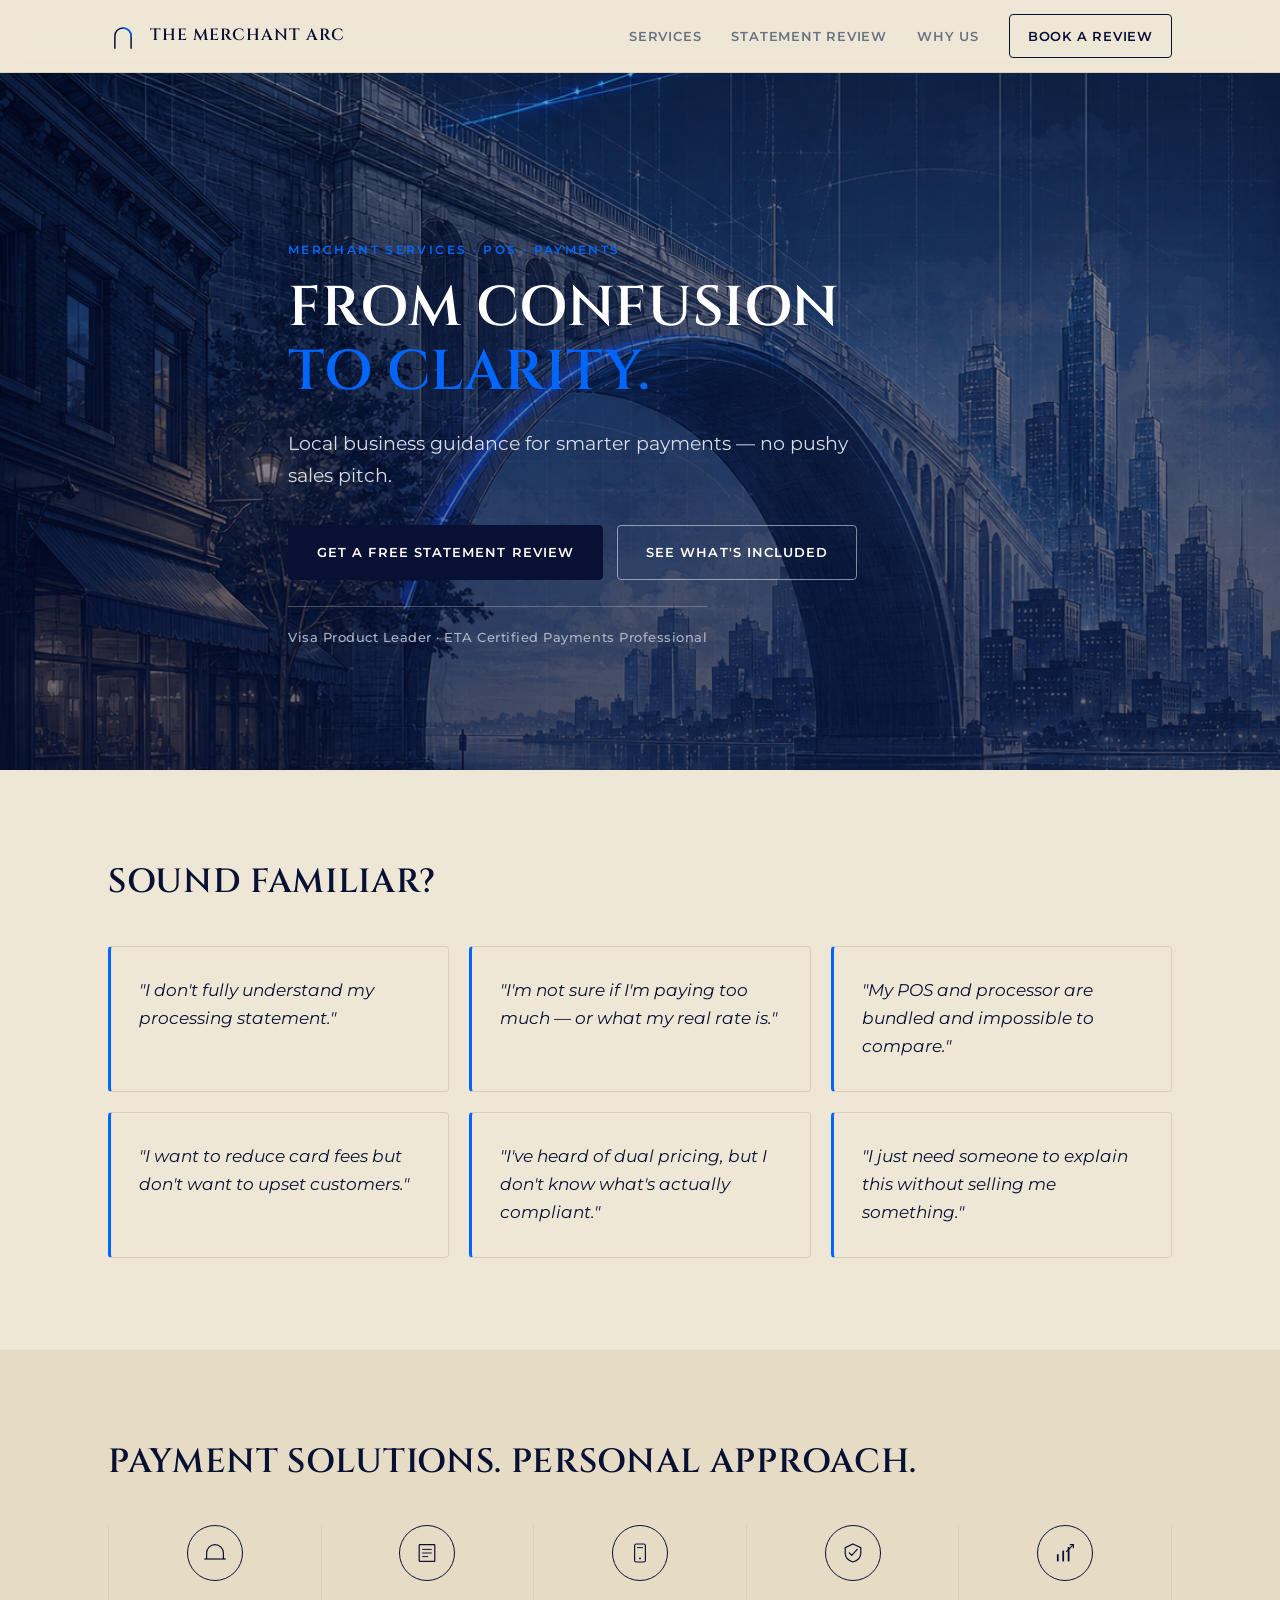
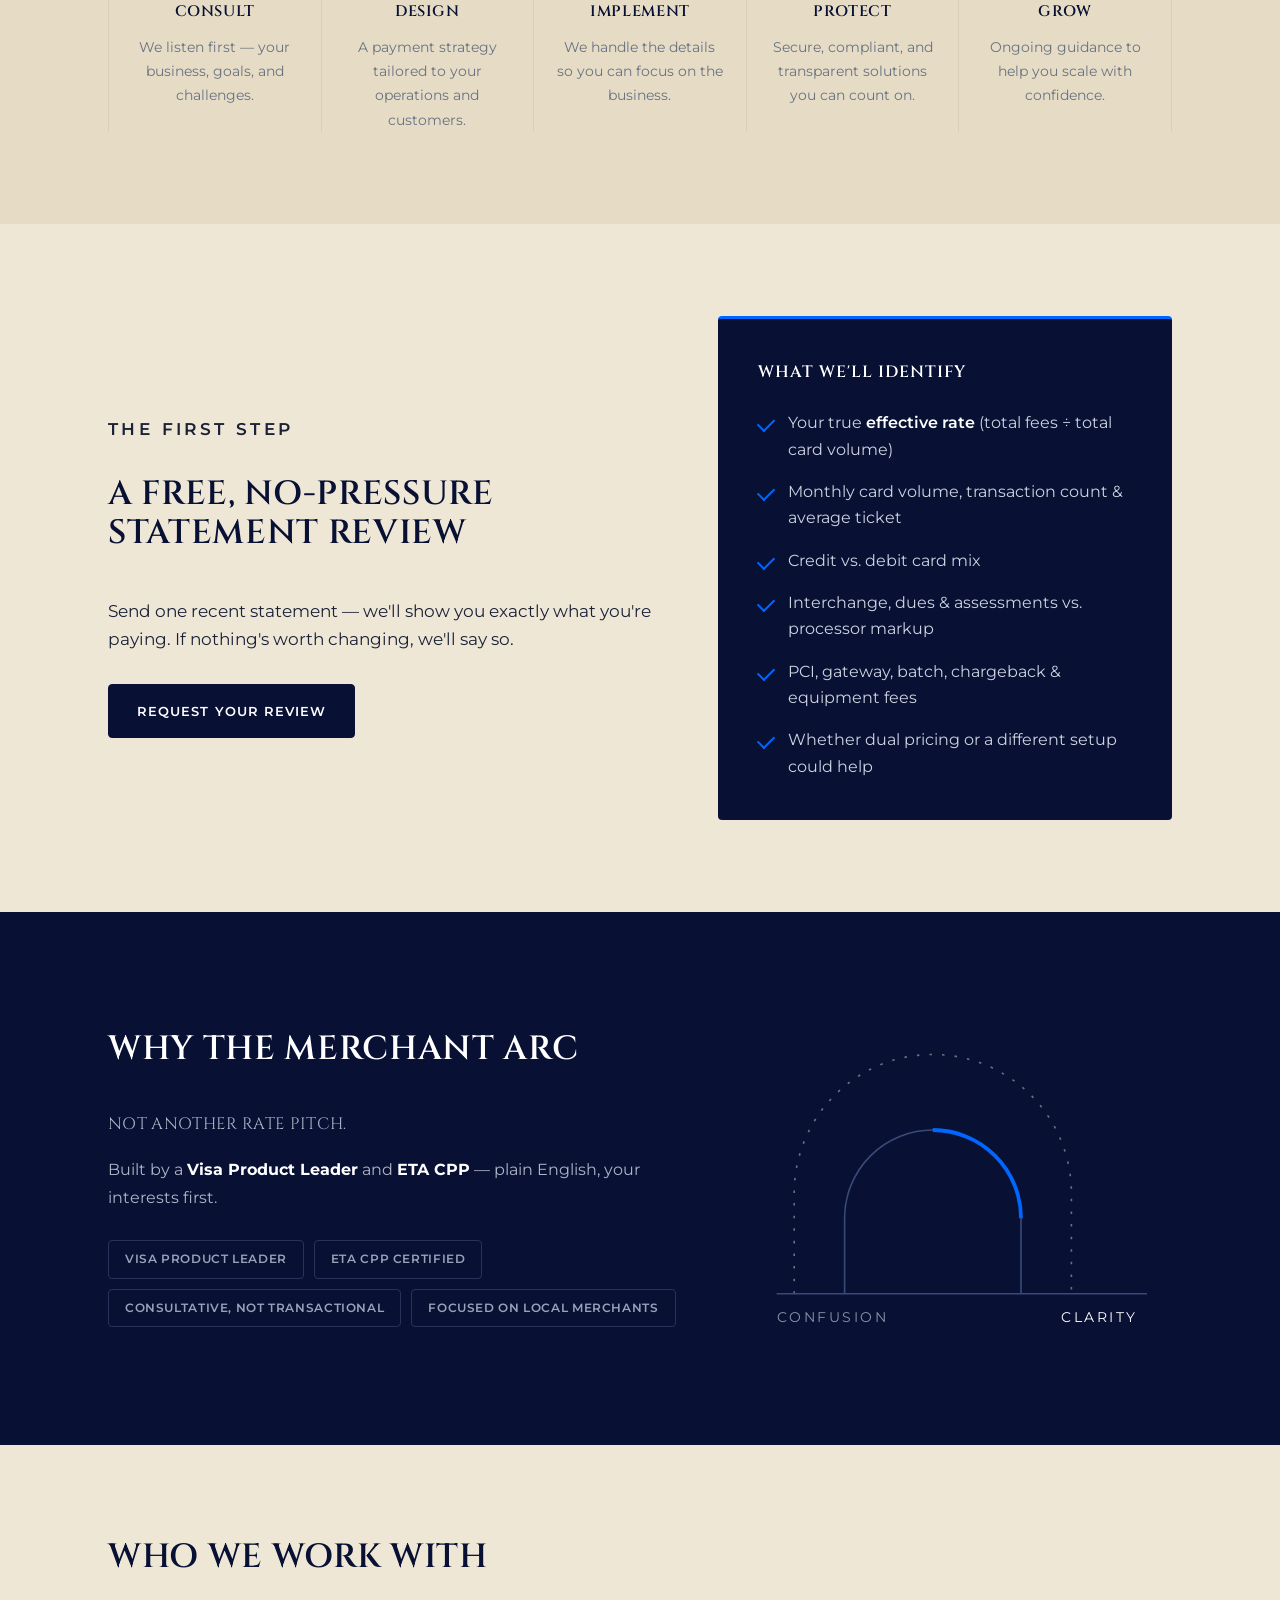
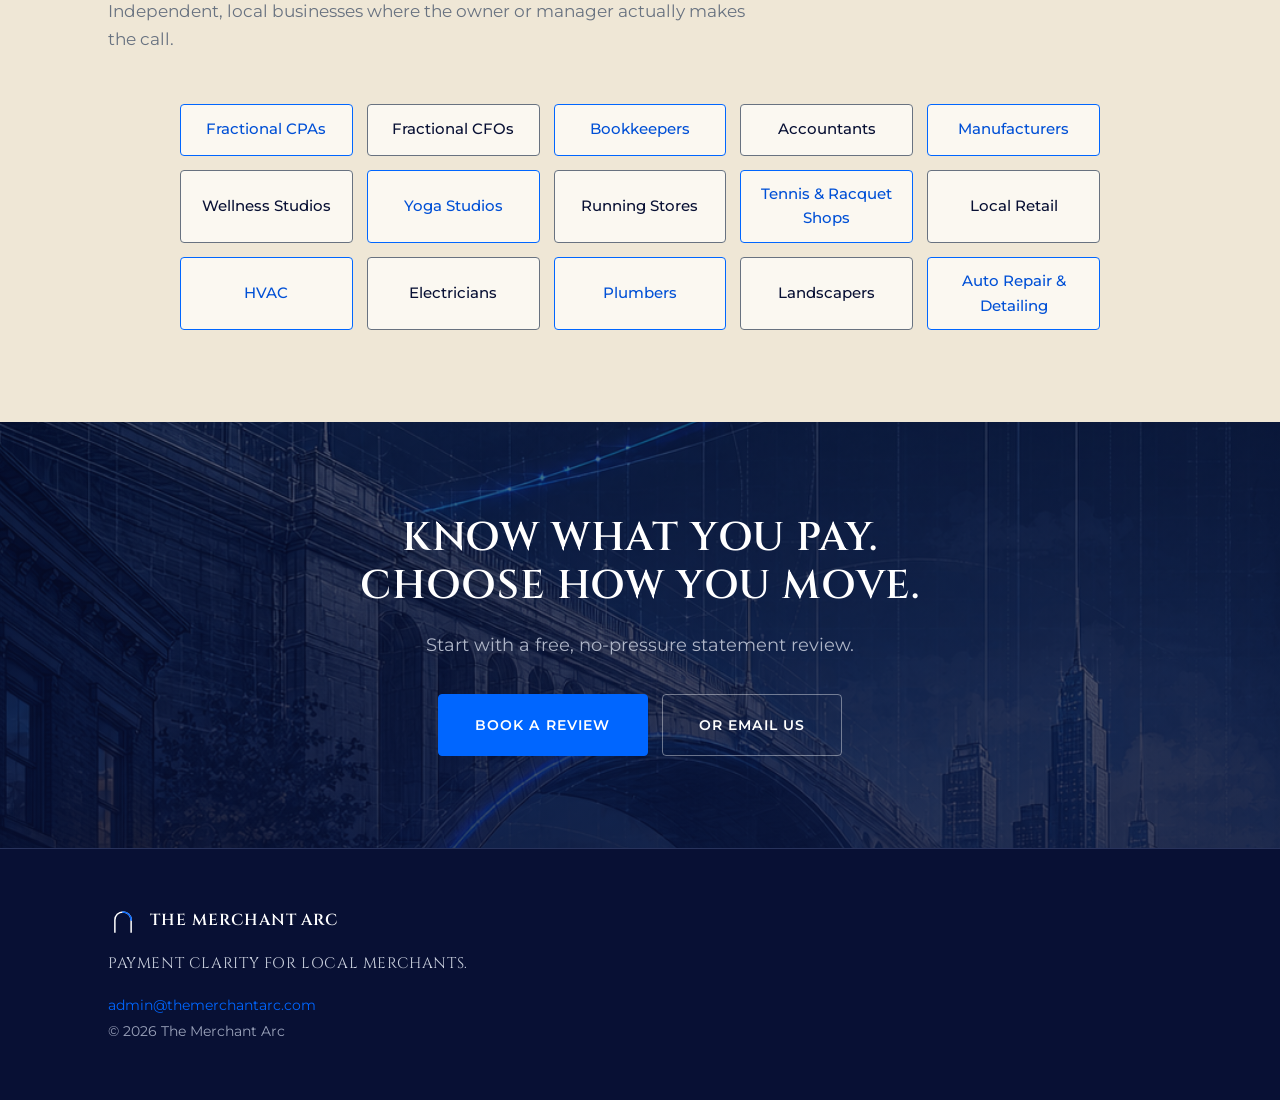
<file: index.html>
<!DOCTYPE html>
<html lang="en">
<head>
  <meta charset="UTF-8" />
  <meta name="viewport" content="width=device-width, initial-scale=1.0" />
  <title>The Merchant Arc — Payment Clarity for Local Merchants</title>
  <meta name="description" content="The Merchant Arc helps local merchants review their payment processing, understand their POS setup, and make smarter decisions about fees, dual pricing, debit, and credit — starting with a no-pressure statement review." />

  <!-- Open Graph / social preview -->
  <meta property="og:title" content="The Merchant Arc — Payment Clarity for Local Merchants" />
  <meta property="og:description" content="A clearer path through merchant services. Free statement review for local businesses." />
  <meta property="og:type" content="website" />
  <meta property="og:url" content="https://themerchantarc.com" />

  <link rel="preconnect" href="https://fonts.googleapis.com" />
  <link rel="preconnect" href="https://fonts.gstatic.com" crossorigin />
  <link href="https://fonts.googleapis.com/css2?family=Cinzel:wght@400;500;600&family=Montserrat:wght@400;500;600;700&display=swap" rel="stylesheet" />
  <link rel="stylesheet" href="styles.css" />
</head>
<body>

  <!-- ============ NAV ============ -->
  <header class="nav" id="top">
    <div class="container nav__inner">
      <a class="brand" href="#top" aria-label="The Merchant Arc home">
        <svg class="brand__mark" viewBox="0 0 48 48" aria-hidden="true">
          <path d="M11 43 V 24 A 13 13 0 0 1 37 24 V 43" fill="none" stroke="currentColor" stroke-width="2.4" stroke-linecap="square"/>
          <path d="M24 11 A 13 13 0 0 1 37 24" fill="none" stroke="#0066FF" stroke-width="2.4" stroke-linecap="square"/>
        </svg>
        <span class="brand__name">The Merchant&nbsp;Arc</span>
      </a>
      <nav class="nav__links" aria-label="Primary">
        <a href="#services">Services</a>
        <a href="#statement">Statement Review</a>
        <a href="#why">Why us</a>
        <a class="btn btn--ghost btn--sm" href="https://calendar.app.google/6Dp2Q7er6NAoc88b6" target="_blank" rel="noopener">Book a review</a>
      </nav>
    </div>
  </header>

  <!-- ============ HERO ============ -->
  <section class="hero">
    <div class="container hero__inner">
      <p class="eyebrow">Merchant services · POS · payments</p>
      <h1 class="hero__title">From confusion<br /><span class="accent">to clarity.</span></h1>
      <p class="hero__lede">Local business guidance for smarter payments — no pushy sales pitch.</p>
      <div class="hero__cta">
        <a class="btn btn--primary" href="https://calendar.app.google/6Dp2Q7er6NAoc88b6" target="_blank" rel="noopener">Get a free statement review</a>
        <a class="btn btn--ghost" href="#statement">See what's included</a>
      </div>
      <p class="hero__trust">Visa Product Leader · ETA Certified Payments Professional</p>
    </div>
  </section>

  <!-- ============ PAIN POINTS ============ -->
  <section class="section" id="pains">
    <div class="container">
      <h2 class="section__title">Sound familiar?</h2>
      <div class="cards cards--3">
        <div class="card card--quiet"><p>"I don't fully understand my processing statement."</p></div>
        <div class="card card--quiet"><p>"I'm not sure if I'm paying too much — or what my real rate is."</p></div>
        <div class="card card--quiet"><p>"My POS and processor are bundled and impossible to compare."</p></div>
        <div class="card card--quiet"><p>"I want to reduce card fees but don't want to upset customers."</p></div>
        <div class="card card--quiet"><p>"I've heard of dual pricing, but I don't know what's actually compliant."</p></div>
        <div class="card card--quiet"><p>"I just need someone to explain this without selling me something."</p></div>
      </div>
    </div>
  </section>

  <!-- ============ SERVICES ============ -->
  <section class="section section--alt" id="services">
    <div class="container">
      <h2 class="section__title">Payment solutions. Personal approach.</h2>
      <div class="steps5">
        <div class="step5">
          <div class="step5__icon" aria-hidden="true">
            <svg viewBox="0 0 40 40"><path d="M6 30 V20 A14 14 0 0 1 34 20 V30" fill="none" stroke="currentColor" stroke-width="2"/><line x1="2" y1="30" x2="38" y2="30" stroke="currentColor" stroke-width="2"/></svg>
          </div>
          <h3>Consult</h3>
          <p>We listen first — your business, goals, and challenges.</p>
        </div>
        <div class="step5">
          <div class="step5__icon" aria-hidden="true">
            <svg viewBox="0 0 40 40"><rect x="7" y="6" width="26" height="28" rx="1" fill="none" stroke="currentColor" stroke-width="2"/><line x1="12" y1="14" x2="28" y2="14" stroke="currentColor" stroke-width="1.6"/><line x1="12" y1="20" x2="28" y2="20" stroke="currentColor" stroke-width="1.6"/><line x1="12" y1="26" x2="22" y2="26" stroke="currentColor" stroke-width="1.6"/></svg>
          </div>
          <h3>Design</h3>
          <p>A payment strategy tailored to your operations and customers.</p>
        </div>
        <div class="step5">
          <div class="step5__icon" aria-hidden="true">
            <svg viewBox="0 0 40 40"><rect x="11" y="5" width="18" height="30" rx="3" fill="none" stroke="currentColor" stroke-width="2"/><line x1="15" y1="11" x2="25" y2="11" stroke="currentColor" stroke-width="1.6"/><circle cx="20" cy="29" r="1.6" fill="currentColor"/></svg>
          </div>
          <h3>Implement</h3>
          <p>We handle the details so you can focus on the business.</p>
        </div>
        <div class="step5">
          <div class="step5__icon" aria-hidden="true">
            <svg viewBox="0 0 40 40"><path d="M20 5 L33 11 V20 C33 29 27 33 20 35 C13 33 7 29 7 20 V11 Z" fill="none" stroke="currentColor" stroke-width="2"/><path d="M14 20 L18 24 L27 14" fill="none" stroke="currentColor" stroke-width="2" stroke-linecap="round" stroke-linejoin="round"/></svg>
          </div>
          <h3>Protect</h3>
          <p>Secure, compliant, and transparent solutions you can count on.</p>
        </div>
        <div class="step5">
          <div class="step5__icon" aria-hidden="true">
            <svg viewBox="0 0 40 40"><line x1="8" y1="34" x2="8" y2="22" stroke="currentColor" stroke-width="3"/><line x1="17" y1="34" x2="17" y2="16" stroke="currentColor" stroke-width="3"/><line x1="26" y1="34" x2="26" y2="10" stroke="currentColor" stroke-width="3"/><path d="M28 6 L34 6 L34 12" fill="none" stroke="currentColor" stroke-width="2"/><line x1="34" y1="6" x2="22" y2="18" stroke="currentColor" stroke-width="2"/></svg>
          </div>
          <h3>Grow</h3>
          <p>Ongoing guidance to help you scale with confidence.</p>
        </div>
      </div>
    </div>
  </section>

  <!-- ============ STATEMENT REVIEW OFFER ============ -->
  <section class="section offer" id="statement">
    <div class="container offer__inner">
      <div class="offer__copy">
        <p class="eyebrow">The first step</p>
        <h2 class="section__title">A free, no-pressure statement review</h2>
        <p>Send one recent statement — we'll show you exactly what you're paying. If nothing's worth changing, we'll say so.</p>
        <a class="btn btn--primary" href="https://calendar.app.google/6Dp2Q7er6NAoc88b6" target="_blank" rel="noopener">Request your review</a>
      </div>
      <div class="offer__list">
        <h3>What we'll identify</h3>
        <ul class="checklist">
          <li>Your true <strong>effective rate</strong> (total fees ÷ total card volume)</li>
          <li>Monthly card volume, transaction count &amp; average ticket</li>
          <li>Credit vs. debit card mix</li>
          <li>Interchange, dues &amp; assessments vs. processor markup</li>
          <li>PCI, gateway, batch, chargeback &amp; equipment fees</li>
          <li>Whether dual pricing or a different setup could help</li>
        </ul>
      </div>
    </div>
  </section>

  <!-- ============ WHY THE MERCHANT ARC ============ -->
  <section class="section section--dark" id="why">
    <div class="container why">
      <div class="why__copy">
        <h2 class="section__title">Why The Merchant Arc</h2>
        <p class="why__lede">Not another rate pitch.</p>
        <p>Built by a <strong>Visa Product Leader</strong> and <strong>ETA CPP</strong> — plain English, your interests first.</p>
        <ul class="badges">
          <li>Visa Product Leader</li>
          <li>ETA CPP certified</li>
          <li>Consultative, not transactional</li>
          <li>Focused on local merchants</li>
        </ul>
      </div>
      <div class="why__metaphor" aria-hidden="true">
        <svg viewBox="0 0 320 270">
          <path d="M20 230 V 150 A 110 110 0 0 1 240 150 V 230" fill="none" stroke="#687280" stroke-width="1.3" stroke-dasharray="2 8"/>
          <path d="M60 230 V 170 A 70 70 0 0 1 200 170 V 230" fill="none" stroke="#3a4a78" stroke-width="1.3"/>
          <path d="M130 100 A 70 70 0 0 1 200 170" fill="none" stroke="#0066FF" stroke-width="3"/>
          <line x1="6" y1="230" x2="300" y2="230" stroke="#3a4a78" stroke-width="1.3"/>
          <text x="6" y="252" fill="#8a93a6" font-size="11" font-family="Montserrat, sans-serif" letter-spacing="2">CONFUSION</text>
          <text x="232" y="252" fill="#ffffff" font-size="11" font-family="Montserrat, sans-serif" letter-spacing="2">CLARITY</text>
        </svg>
      </div>
    </div>
  </section>

  <!-- ============ TARGET INDUSTRIES ============ -->
  <section class="section" id="industries">
    <div class="container">
      <h2 class="section__title">Who we work with</h2>
      <p class="section__sub">Independent, local businesses where the owner or manager actually makes the call.</p>
      <ul class="tags">
        <li>Fractional CPAs</li>
        <li>Fractional CFOs</li>
        <li>Bookkeepers</li>
        <li>Accountants</li>
        <li>Manufacturers</li>
        <li>Wellness Studios</li>
        <li>Yoga Studios</li>
        <li>Running Stores</li>
        <li>Tennis &amp; Racquet Shops</li>
        <li>Local Retail</li>
        <li>HVAC</li>
        <li>Electricians</li>
        <li>Plumbers</li>
        <li>Landscapers</li>
        <li>Auto Repair &amp; Detailing</li>
      </ul>
    </div>
  </section>

  <!-- ============ CONTACT / CTA ============ -->
  <section class="section cta" id="contact">
    <div class="container cta__inner">
      <h2 class="cta__title">Know what you pay.<br />Choose how you move.</h2>
      <p class="cta__sub">Start with a free, no-pressure statement review.</p>
      <div class="cta__btns">
        <a class="btn btn--primary btn--lg" href="https://calendar.app.google/6Dp2Q7er6NAoc88b6" target="_blank" rel="noopener">Book a review</a>
        <a class="btn btn--ghost btn--lg cta__email" href="mailto:admin@themerchantarc.com?subject=Free%20Statement%20Review">Or email us</a>
      </div>
    </div>
  </section>

  <!-- ============ FOOTER ============ -->
  <footer class="footer">
    <div class="container footer__inner">
      <div class="footer__brand">
        <svg class="brand__mark" viewBox="0 0 48 48" aria-hidden="true">
          <path d="M11 43 V 24 A 13 13 0 0 1 37 24 V 43" fill="none" stroke="currentColor" stroke-width="2.4" stroke-linecap="square"/>
          <path d="M24 11 A 13 13 0 0 1 37 24" fill="none" stroke="#0066FF" stroke-width="2.4" stroke-linecap="square"/>
        </svg>
        <span>The Merchant Arc</span>
      </div>
      <p class="footer__tag">Payment clarity for local merchants.</p>
      <p class="footer__legal">
        <a href="mailto:admin@themerchantarc.com">admin@themerchantarc.com</a><br />
        © <span id="year"></span> The Merchant Arc
      </p>
    </div>
  </footer>

  <script>
    document.getElementById('year').textContent = new Date().getFullYear();
    document.querySelector('.brand').addEventListener('click', function (e) {
      e.preventDefault();
      window.scrollTo({ top: 0, behavior: 'smooth' });
    });
  </script>
</body>
</html>
</file>
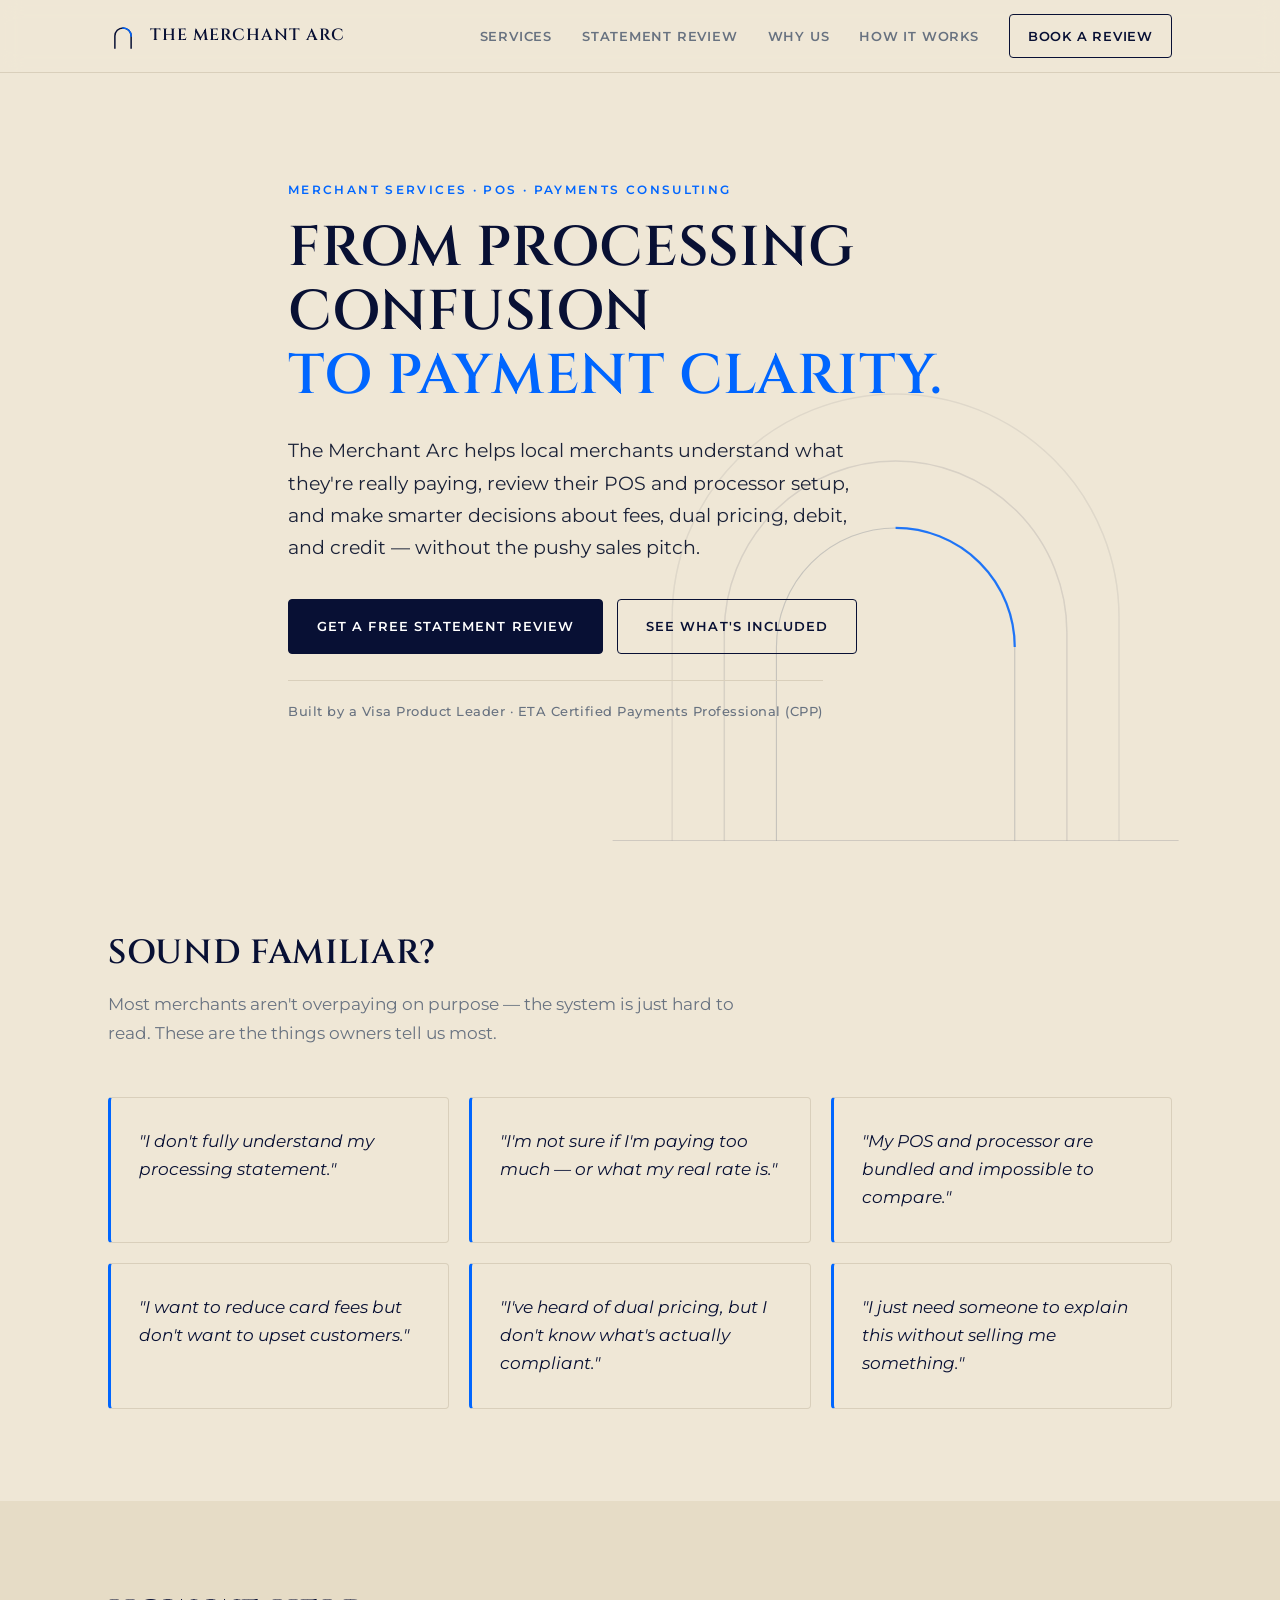
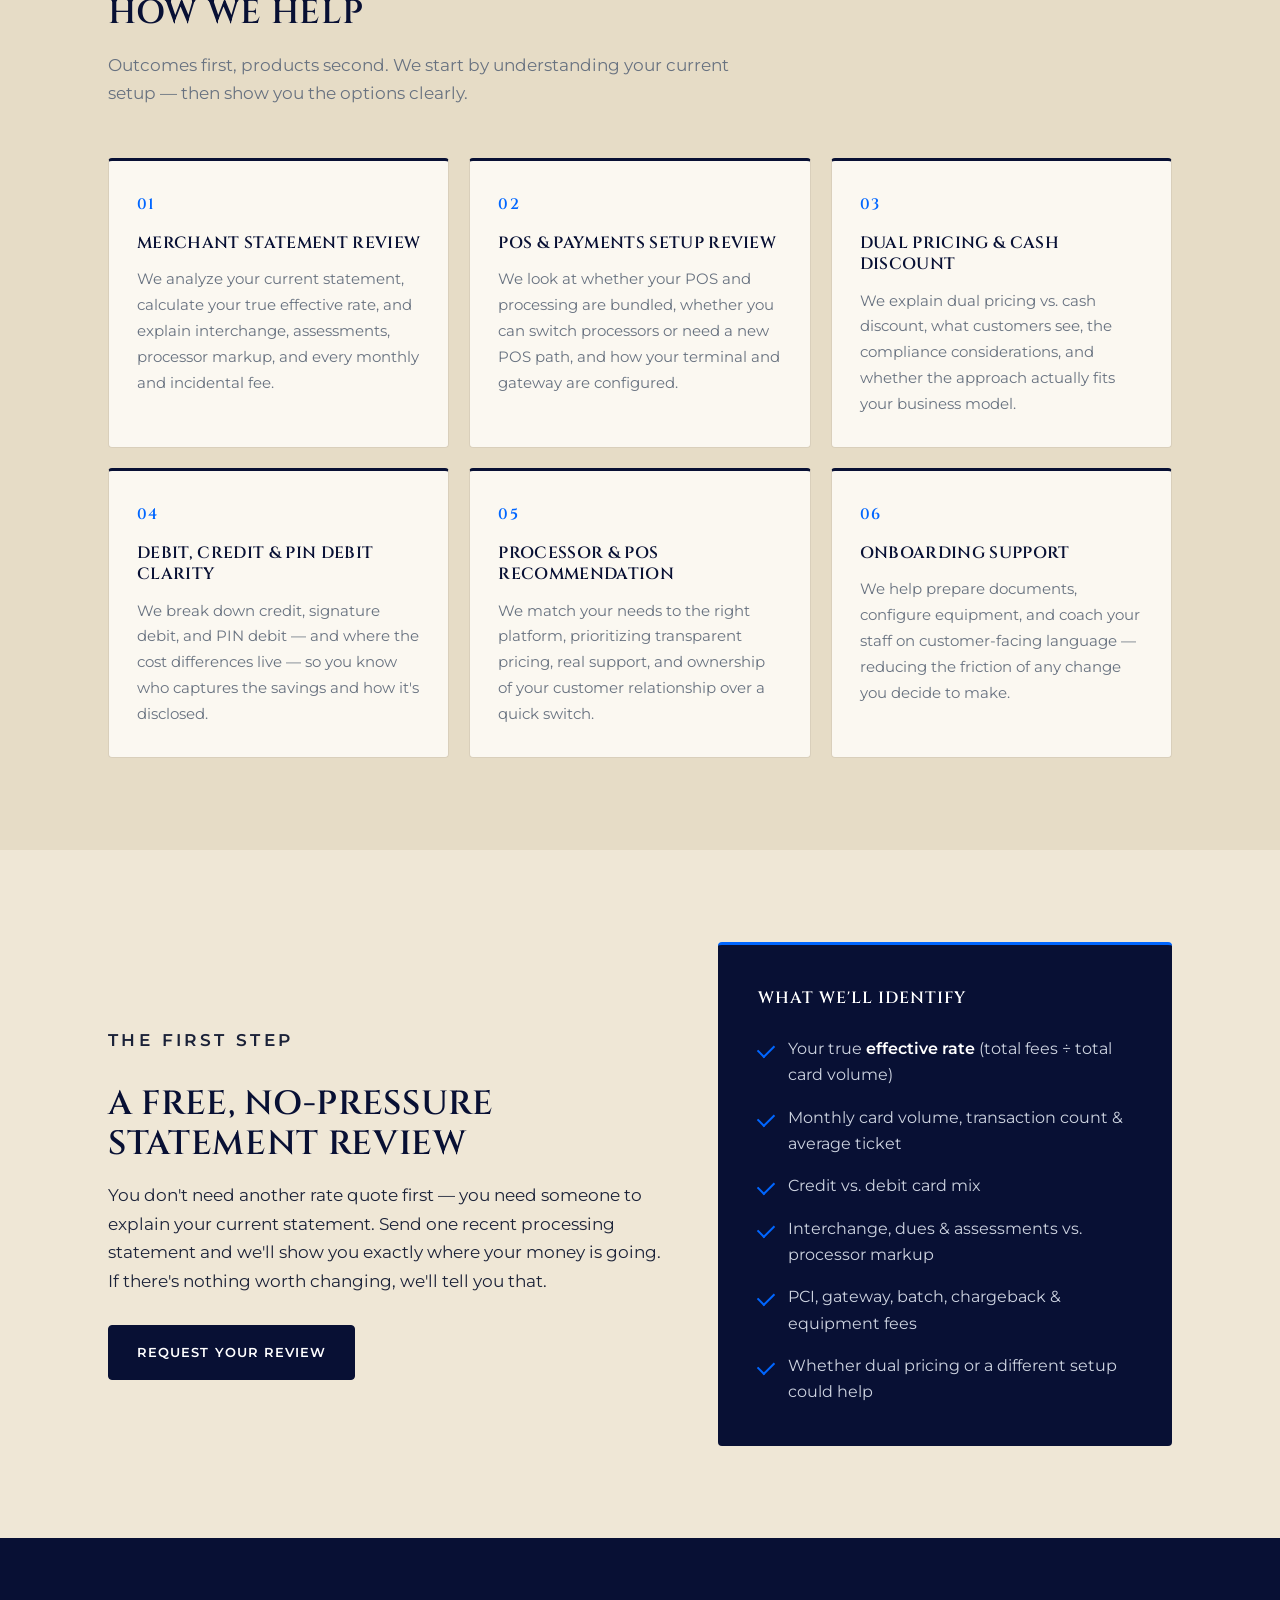
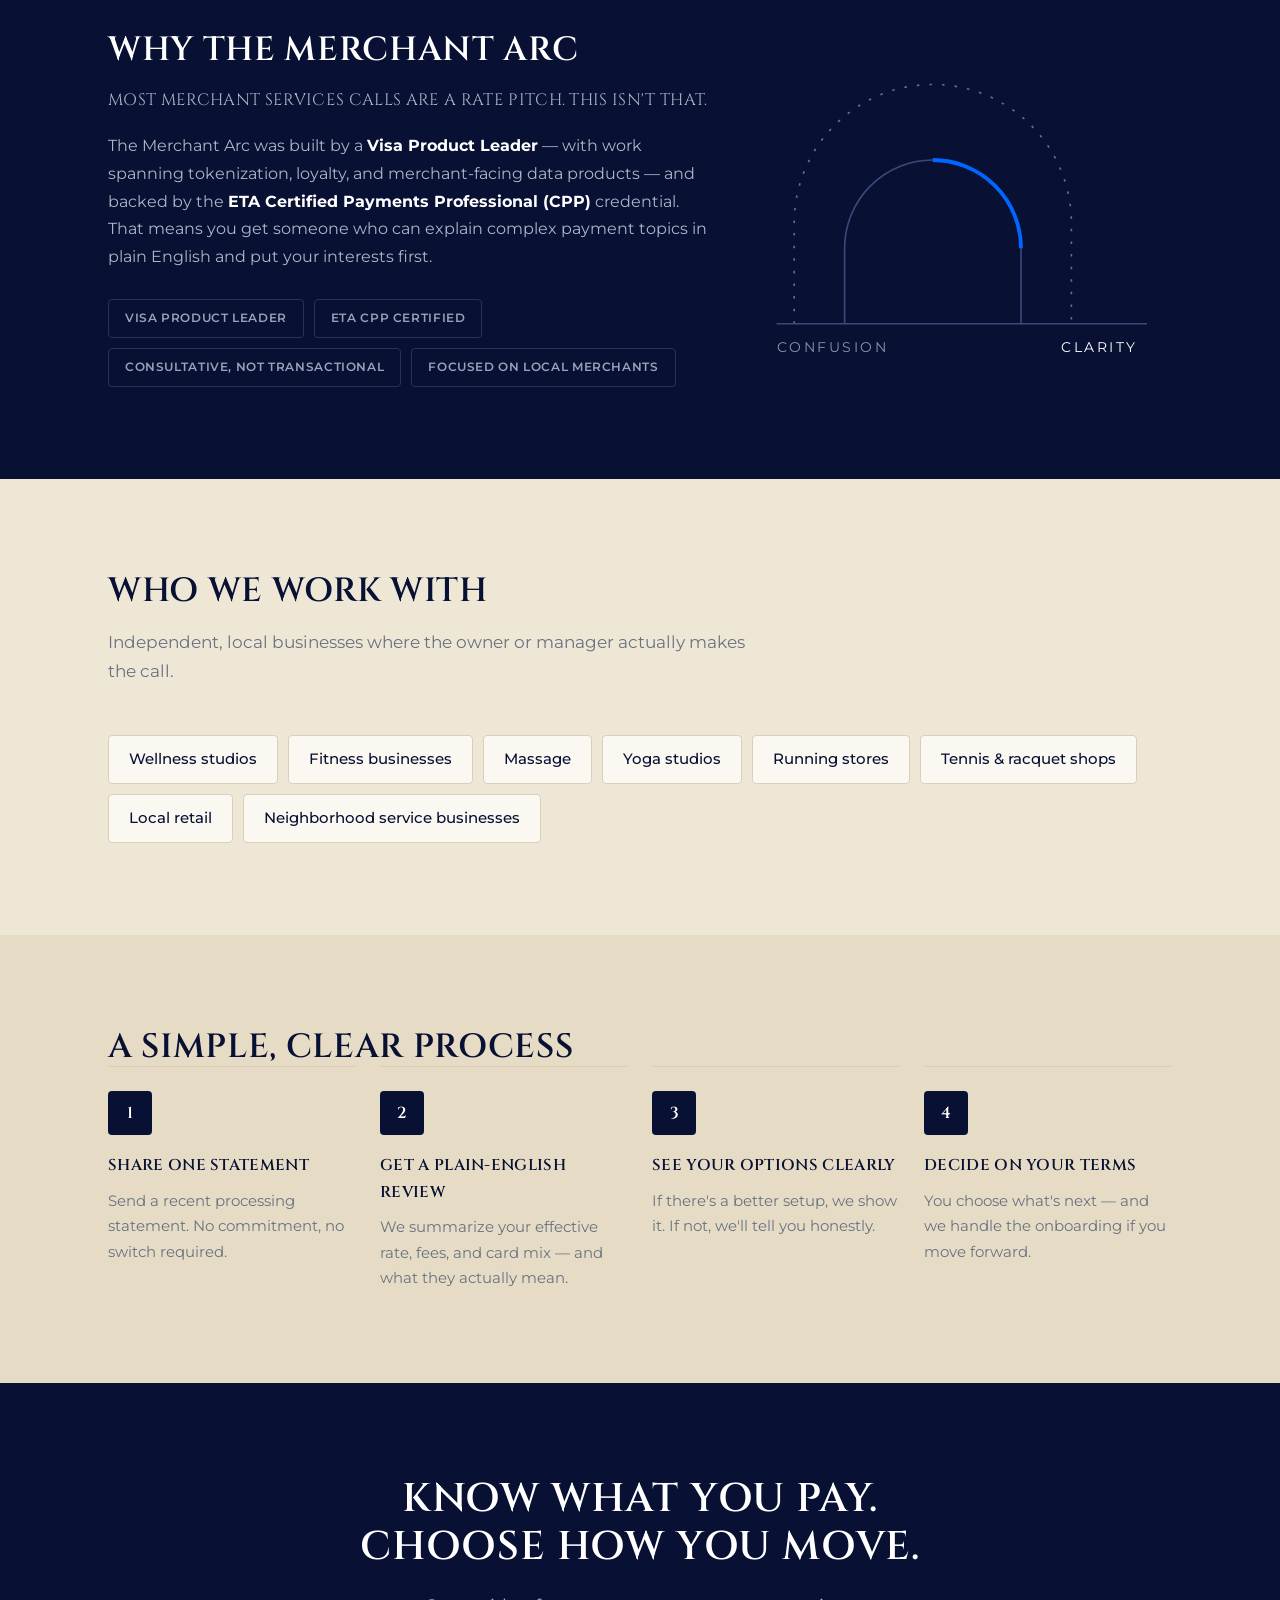
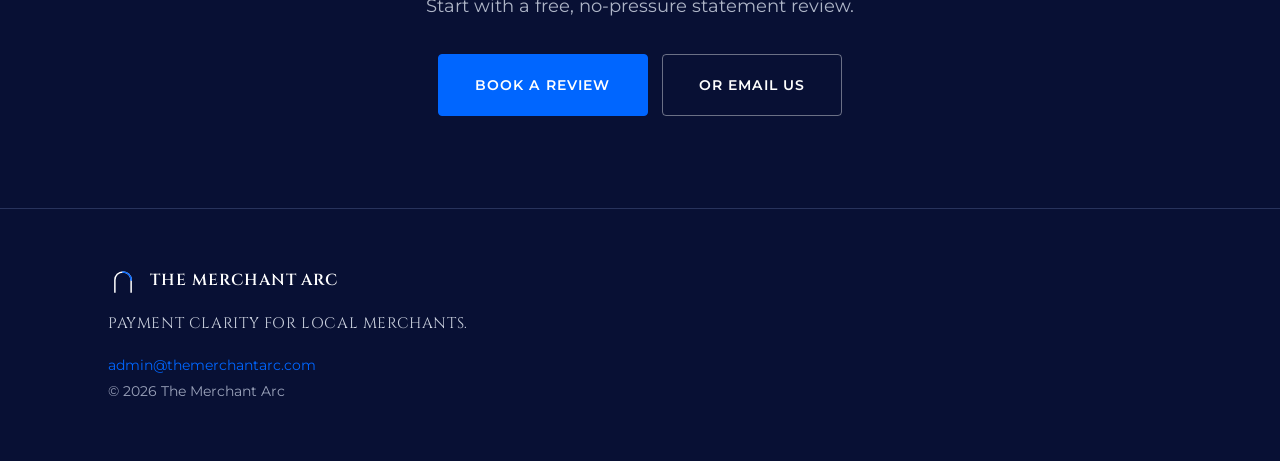
<file: site/index.html>
<!DOCTYPE html>
<html lang="en">
<head>
  <meta charset="UTF-8" />
  <meta name="viewport" content="width=device-width, initial-scale=1.0" />
  <title>The Merchant Arc — Payment Clarity for Local Merchants</title>
  <meta name="description" content="The Merchant Arc helps local merchants review their payment processing, understand their POS setup, and make smarter decisions about fees, dual pricing, debit, and credit — starting with a no-pressure statement review." />

  <!-- Open Graph / social preview -->
  <meta property="og:title" content="The Merchant Arc — Payment Clarity for Local Merchants" />
  <meta property="og:description" content="A clearer path through merchant services. Free statement review for local businesses." />
  <meta property="og:type" content="website" />
  <meta property="og:url" content="https://themerchantarc.com" />

  <link rel="preconnect" href="https://fonts.googleapis.com" />
  <link rel="preconnect" href="https://fonts.gstatic.com" crossorigin />
  <link href="https://fonts.googleapis.com/css2?family=Cinzel:wght@400;500;600&family=Montserrat:wght@400;500;600;700&display=swap" rel="stylesheet" />
  <link rel="stylesheet" href="styles.css" />

  <!-- Calendly popup widget -->
  <link href="https://assets.calendly.com/assets/external/widget.css" rel="stylesheet" />
  <script src="https://assets.calendly.com/assets/external/widget.js" type="text/javascript" async></script>
</head>
<body>

  <!-- ============ NAV ============ -->
  <header class="nav" id="top">
    <div class="container nav__inner">
      <a class="brand" href="#top" aria-label="The Merchant Arc home">
        <svg class="brand__mark" viewBox="0 0 48 48" aria-hidden="true">
          <path d="M11 43 V 24 A 13 13 0 0 1 37 24 V 43" fill="none" stroke="currentColor" stroke-width="2.4" stroke-linecap="square"/>
          <path d="M24 11 A 13 13 0 0 1 37 24" fill="none" stroke="#0066FF" stroke-width="2.4" stroke-linecap="square"/>
        </svg>
        <span class="brand__name">The Merchant&nbsp;Arc</span>
      </a>
      <nav class="nav__links" aria-label="Primary">
        <a href="#services">Services</a>
        <a href="#statement">Statement Review</a>
        <a href="#why">Why us</a>
        <a href="#process">How it works</a>
        <a class="btn btn--ghost btn--sm" href="#" onclick="Calendly.initPopupWidget({url: 'https://calendly.com/ray-a-maylor/let-us-share-some-thoughts-together'});return false;">Book a review</a>
      </nav>
    </div>
  </header>

  <!-- ============ HERO ============ -->
  <section class="hero">
    <div class="hero__bg" aria-hidden="true">
      <svg class="hero__arc" viewBox="0 0 1100 620" preserveAspectRatio="xMidYMax meet">
        <g fill="none">
          <path d="M250 620 V 320 A 300 300 0 0 1 850 320 V 620" stroke="#081034" stroke-opacity="0.07" stroke-width="2"/>
          <path d="M320 620 V 340 A 230 230 0 0 1 780 340 V 620" stroke="#081034" stroke-opacity="0.10" stroke-width="2"/>
          <path d="M390 620 V 360 A 160 160 0 0 1 710 360 V 620" stroke="#687280" stroke-opacity="0.30" stroke-width="1.5"/>
          <path d="M550 200 A 160 160 0 0 1 710 360" stroke="#0066FF" stroke-opacity="0.85" stroke-width="3"/>
          <line x1="170" y1="620" x2="930" y2="620" stroke="#081034" stroke-opacity="0.18" stroke-width="1.5"/>
        </g>
      </svg>
    </div>
    <div class="container hero__inner">
      <p class="eyebrow">Merchant services · POS · payments consulting</p>
      <h1 class="hero__title">From processing confusion<br /><span class="accent">to payment clarity.</span></h1>
      <p class="hero__lede">
        The Merchant Arc helps local merchants understand what they're really paying,
        review their POS and processor setup, and make smarter decisions about fees,
        dual pricing, debit, and credit — without the pushy sales pitch.
      </p>
      <div class="hero__cta">
        <a class="btn btn--primary" href="#" onclick="Calendly.initPopupWidget({url: 'https://calendly.com/ray-a-maylor/let-us-share-some-thoughts-together'});return false;">Get a free statement review</a>
        <a class="btn btn--ghost" href="#statement">See what's included</a>
      </div>
      <p class="hero__trust">Built by a Visa Product Leader · ETA Certified Payments Professional (CPP)</p>
    </div>
  </section>

  <!-- ============ PAIN POINTS ============ -->
  <section class="section" id="pains">
    <div class="container">
      <h2 class="section__title">Sound familiar?</h2>
      <p class="section__sub">Most merchants aren't overpaying on purpose — the system is just hard to read. These are the things owners tell us most.</p>
      <div class="cards cards--3">
        <div class="card card--quiet"><p>"I don't fully understand my processing statement."</p></div>
        <div class="card card--quiet"><p>"I'm not sure if I'm paying too much — or what my real rate is."</p></div>
        <div class="card card--quiet"><p>"My POS and processor are bundled and impossible to compare."</p></div>
        <div class="card card--quiet"><p>"I want to reduce card fees but don't want to upset customers."</p></div>
        <div class="card card--quiet"><p>"I've heard of dual pricing, but I don't know what's actually compliant."</p></div>
        <div class="card card--quiet"><p>"I just need someone to explain this without selling me something."</p></div>
      </div>
    </div>
  </section>

  <!-- ============ SERVICES ============ -->
  <section class="section section--alt" id="services">
    <div class="container">
      <h2 class="section__title">How we help</h2>
      <p class="section__sub">Outcomes first, products second. We start by understanding your current setup — then show you the options clearly.</p>
      <div class="cards cards--3">
        <article class="card">
          <span class="card__num">01</span>
          <h3>Merchant Statement Review</h3>
          <p>We analyze your current statement, calculate your true effective rate, and explain interchange, assessments, processor markup, and every monthly and incidental fee.</p>
        </article>
        <article class="card">
          <span class="card__num">02</span>
          <h3>POS &amp; Payments Setup Review</h3>
          <p>We look at whether your POS and processing are bundled, whether you can switch processors or need a new POS path, and how your terminal and gateway are configured.</p>
        </article>
        <article class="card">
          <span class="card__num">03</span>
          <h3>Dual Pricing &amp; Cash Discount</h3>
          <p>We explain dual pricing vs. cash discount, what customers see, the compliance considerations, and whether the approach actually fits your business model.</p>
        </article>
        <article class="card">
          <span class="card__num">04</span>
          <h3>Debit, Credit &amp; PIN Debit Clarity</h3>
          <p>We break down credit, signature debit, and PIN debit — and where the cost differences live — so you know who captures the savings and how it's disclosed.</p>
        </article>
        <article class="card">
          <span class="card__num">05</span>
          <h3>Processor &amp; POS Recommendation</h3>
          <p>We match your needs to the right platform, prioritizing transparent pricing, real support, and ownership of your customer relationship over a quick switch.</p>
        </article>
        <article class="card">
          <span class="card__num">06</span>
          <h3>Onboarding Support</h3>
          <p>We help prepare documents, configure equipment, and coach your staff on customer-facing language — reducing the friction of any change you decide to make.</p>
        </article>
      </div>
    </div>
  </section>

  <!-- ============ STATEMENT REVIEW OFFER ============ -->
  <section class="section offer" id="statement">
    <div class="container offer__inner">
      <div class="offer__copy">
        <p class="eyebrow">The first step</p>
        <h2 class="section__title">A free, no-pressure statement review</h2>
        <p>You don't need another rate quote first — you need someone to explain your current statement. Send one recent processing statement and we'll show you exactly where your money is going. If there's nothing worth changing, we'll tell you that.</p>
        <a class="btn btn--primary" href="#" onclick="Calendly.initPopupWidget({url: 'https://calendly.com/ray-a-maylor/let-us-share-some-thoughts-together'});return false;">Request your review</a>
      </div>
      <div class="offer__list">
        <h3>What we'll identify</h3>
        <ul class="checklist">
          <li>Your true <strong>effective rate</strong> (total fees ÷ total card volume)</li>
          <li>Monthly card volume, transaction count &amp; average ticket</li>
          <li>Credit vs. debit card mix</li>
          <li>Interchange, dues &amp; assessments vs. processor markup</li>
          <li>PCI, gateway, batch, chargeback &amp; equipment fees</li>
          <li>Whether dual pricing or a different setup could help</li>
        </ul>
      </div>
    </div>
  </section>

  <!-- ============ WHY THE MERCHANT ARC ============ -->
  <section class="section section--dark" id="why">
    <div class="container why">
      <div class="why__copy">
        <h2 class="section__title">Why The Merchant Arc</h2>
        <p class="why__lede">Most merchant services calls are a rate pitch. This isn't that.</p>
        <p>The Merchant Arc was built by a <strong>Visa Product Leader</strong> — with work spanning tokenization, loyalty, and merchant-facing data products — and backed by the <strong>ETA Certified Payments Professional (CPP)</strong> credential. That means you get someone who can explain complex payment topics in plain English and put your interests first.</p>
        <ul class="badges">
          <li>Visa Product Leader</li>
          <li>ETA CPP certified</li>
          <li>Consultative, not transactional</li>
          <li>Focused on local merchants</li>
        </ul>
      </div>
      <div class="why__metaphor" aria-hidden="true">
        <svg viewBox="0 0 320 270">
          <path d="M20 230 V 150 A 110 110 0 0 1 240 150 V 230" fill="none" stroke="#687280" stroke-width="1.3" stroke-dasharray="2 8"/>
          <path d="M60 230 V 170 A 70 70 0 0 1 200 170 V 230" fill="none" stroke="#3a4a78" stroke-width="1.3"/>
          <path d="M130 100 A 70 70 0 0 1 200 170" fill="none" stroke="#0066FF" stroke-width="3"/>
          <line x1="6" y1="230" x2="300" y2="230" stroke="#3a4a78" stroke-width="1.3"/>
          <text x="6" y="252" fill="#8a93a6" font-size="11" font-family="Montserrat, sans-serif" letter-spacing="2">CONFUSION</text>
          <text x="232" y="252" fill="#ffffff" font-size="11" font-family="Montserrat, sans-serif" letter-spacing="2">CLARITY</text>
        </svg>
      </div>
    </div>
  </section>

  <!-- ============ TARGET INDUSTRIES ============ -->
  <section class="section" id="industries">
    <div class="container">
      <h2 class="section__title">Who we work with</h2>
      <p class="section__sub">Independent, local businesses where the owner or manager actually makes the call.</p>
      <ul class="tags">
        <li>Wellness studios</li>
        <li>Fitness businesses</li>
        <li>Massage</li>
        <li>Yoga studios</li>
        <li>Running stores</li>
        <li>Tennis &amp; racquet shops</li>
        <li>Local retail</li>
        <li>Neighborhood service businesses</li>
      </ul>
    </div>
  </section>

  <!-- ============ PROCESS ============ -->
  <section class="section section--alt" id="process">
    <div class="container">
      <h2 class="section__title">A simple, clear process</h2>
      <div class="steps">
        <div class="step">
          <span class="step__num">1</span>
          <h3>Share one statement</h3>
          <p>Send a recent processing statement. No commitment, no switch required.</p>
        </div>
        <div class="step">
          <span class="step__num">2</span>
          <h3>Get a plain-English review</h3>
          <p>We summarize your effective rate, fees, and card mix — and what they actually mean.</p>
        </div>
        <div class="step">
          <span class="step__num">3</span>
          <h3>See your options clearly</h3>
          <p>If there's a better setup, we show it. If not, we'll tell you honestly.</p>
        </div>
        <div class="step">
          <span class="step__num">4</span>
          <h3>Decide on your terms</h3>
          <p>You choose what's next — and we handle the onboarding if you move forward.</p>
        </div>
      </div>
    </div>
  </section>

  <!-- ============ CONTACT / CTA ============ -->
  <section class="section cta" id="contact">
    <div class="container cta__inner">
      <h2 class="cta__title">Know what you pay.<br />Choose how you move.</h2>
      <p class="cta__sub">Start with a free, no-pressure statement review.</p>
      <div class="cta__btns">
        <a class="btn btn--primary btn--lg" href="#" onclick="Calendly.initPopupWidget({url: 'https://calendly.com/ray-a-maylor/let-us-share-some-thoughts-together'});return false;">Book a review</a>
        <a class="btn btn--ghost btn--lg cta__email" href="mailto:admin@themerchantarc.com?subject=Free%20Statement%20Review">Or email us</a>
      </div>
    </div>
  </section>

  <!-- ============ FOOTER ============ -->
  <footer class="footer">
    <div class="container footer__inner">
      <div class="footer__brand">
        <svg class="brand__mark" viewBox="0 0 48 48" aria-hidden="true">
          <path d="M11 43 V 24 A 13 13 0 0 1 37 24 V 43" fill="none" stroke="currentColor" stroke-width="2.4" stroke-linecap="square"/>
          <path d="M24 11 A 13 13 0 0 1 37 24" fill="none" stroke="#0066FF" stroke-width="2.4" stroke-linecap="square"/>
        </svg>
        <span>The Merchant Arc</span>
      </div>
      <p class="footer__tag">Payment clarity for local merchants.</p>
      <p class="footer__legal">
        <a href="mailto:admin@themerchantarc.com">admin@themerchantarc.com</a><br />
        © <span id="year"></span> The Merchant Arc
      </p>
    </div>
  </footer>

  <script>
    document.getElementById('year').textContent = new Date().getFullYear();
  </script>
</body>
</html>
</file>
<file: styles.css>
/* ============================================================
   The Merchant Arc — landing page styles
   Design language: MERCHANT ARC
   Arc Navy + Warm Stone + Digital Mono Blue.
   Trajan-style display caps (Cinzel) + Montserrat body.
   Architectural, premium, trustworthy. Blueprint linework.
   ============================================================ */

:root {
  --navy:     #081034;   /* Arc Navy — primary dark            */
  --navy-2:   #0c1842;   /* lighter navy surface              */
  --blue:     #0066FF;   /* Digital Mono Blue — accent        */
  --blue-dk:  #0050d6;   /* accent hover                      */
  --stone:    #EFE7D6;   /* Warm Stone — page background      */
  --stone-2:  #E6DCC6;   /* deeper stone — alt sections       */
  --paper:    #FBF8F1;   /* light warm — cards                */
  --slate:    #687280;   /* Slate — muted text                */
  --ink:      #1B2238;   /* body text (soft navy-black)       */
  --line:     #D9CFBB;   /* warm hairline                     */
  --line-dk:  #28335c;   /* hairline on navy                  */

  --maxw: 1120px;
  --radius: 4px;         /* architectural precision           */
  --shadow: 0 22px 48px -28px rgba(8, 16, 52, 0.55);
  --font-display: 'Cinzel', 'Trajan Pro', Georgia, 'Times New Roman', serif;
  --font-body: 'Montserrat', system-ui, -apple-system, Segoe UI, Roboto, sans-serif;
}

/* ---------- Reset / base ---------- */
* { box-sizing: border-box; margin: 0; padding: 0; }

html { scroll-behavior: smooth; }

body {
  font-family: var(--font-body);
  color: var(--ink);
  background: var(--stone);
  line-height: 1.68;
  -webkit-font-smoothing: antialiased;
  text-rendering: optimizeLegibility;
}

a { color: inherit; text-decoration: none; }

.container {
  width: 100%;
  max-width: var(--maxw);
  margin-inline: auto;
  padding-inline: 28px;
}

/* signature label — Montserrat caps, blue */
.eyebrow {
  font-family: var(--font-body);
  font-size: 0.74rem;
  font-weight: 600;
  letter-spacing: 0.2em;
  text-transform: uppercase;
  color: var(--blue);
  margin-bottom: 16px;
}

.accent { color: var(--blue); }

/* ---------- Buttons ---------- */
.btn {
  display: inline-flex;
  align-items: center;
  justify-content: center;
  gap: 10px;
  font-family: var(--font-body);
  font-weight: 600;
  font-size: 0.84rem;
  letter-spacing: 0.08em;
  text-transform: uppercase;
  padding: 15px 28px;
  border-radius: var(--radius);
  border: 1.5px solid var(--navy);
  cursor: pointer;
  transition: background .18s ease, color .18s ease, border-color .18s ease, transform .15s ease;
  white-space: nowrap;
}
.btn:hover { transform: translateY(-1px); }
.btn--primary { background: var(--navy); color: #fff; }
.btn--primary:hover { background: var(--blue); border-color: var(--blue); }
.btn--ghost { background: transparent; color: var(--navy); }
.btn--ghost:hover { border-color: var(--blue); color: var(--blue); }
.btn--sm { padding: 10px 18px; font-size: 0.74rem; }
.btn--lg { padding: 18px 36px; font-size: 0.9rem; }

/* ---------- Nav ---------- */
.nav {
  position: sticky;
  top: 0;
  z-index: 50;
  background: rgba(239, 231, 214, 0.88);
  backdrop-filter: blur(10px);
  border-bottom: 1px solid var(--line);
}
.nav__inner {
  display: flex;
  align-items: center;
  justify-content: space-between;
  height: 72px;
}
.brand { display: inline-flex; align-items: center; gap: 12px; color: var(--navy); }
.brand__mark { width: 30px; height: 30px; color: var(--navy); }
.brand__name { font-family: var(--font-display); font-weight: 600; font-size: 1.02rem; letter-spacing: 0.06em; text-transform: uppercase; }
.nav__links { display: flex; align-items: center; gap: 30px; }
.nav__links a { font-size: 0.82rem; font-weight: 600; letter-spacing: 0.06em; text-transform: uppercase; color: var(--slate); }
.nav__links a:hover { color: var(--navy); }
.nav__links .btn { color: var(--navy); }
.nav__links .btn:hover { color: var(--blue); }

/* ---------- Hero ---------- */
.hero {
  position: relative;
  overflow: hidden;
  padding: 168px 0 120px;
  background:
    linear-gradient(180deg, rgba(8,16,52,.32), rgba(8,16,52,.62)),
    url('assets/hero-arc-v2.png') left 70%/cover no-repeat;
}
.hero__inner { position: relative; max-width: 760px; }
.hero__title {
  font-family: var(--font-display);
  font-weight: 600;
  font-size: clamp(2.1rem, 5.2vw, 3.5rem);
  line-height: 1.14;
  letter-spacing: 0.01em;
  text-transform: uppercase;
  color: #fff;
  margin-bottom: 22px;
}
.hero .accent { color: var(--blue); }
.hero__lede { font-size: clamp(1.02rem, 2.2vw, 1.2rem); color: #d7dce6; max-width: 560px; }
.hero__cta { display: flex; flex-wrap: wrap; gap: 14px; margin: 34px 0 26px; }
.hero .btn--ghost { color: #fff; border-color: rgba(255,255,255,0.5); }
.hero .btn--ghost:hover { background: #fff; color: var(--navy); border-color: #fff; }
.hero__trust {
  font-size: 0.8rem;
  font-weight: 500;
  letter-spacing: 0.04em;
  color: #aeb5c7;
  padding-top: 20px;
  border-top: 1px solid rgba(255,255,255,0.25);
  display: inline-block;
}

/* ---------- Sections ---------- */
.section { padding: 92px 0; }
.section--alt { background: var(--stone-2); }
.section__title {
  font-family: var(--font-display);
  font-weight: 600;
  font-size: clamp(1.5rem, 3.2vw, 2.1rem);
  letter-spacing: 0.02em;
  text-transform: uppercase;
  line-height: 1.18;
  color: var(--navy);
  margin-bottom: 44px;
}
.section__sub { color: var(--slate); font-size: 1.06rem; max-width: 640px; margin-top: -24px; margin-bottom: 50px; }

/* ---------- Cards ---------- */
.cards { display: grid; gap: 20px; }
.cards--3 { grid-template-columns: repeat(3, 1fr); }
.card {
  background: var(--paper);
  border: 1px solid var(--line);
  border-top: 3px solid var(--navy);
  border-radius: var(--radius);
  padding: 30px 28px;
  transition: transform .18s ease, box-shadow .18s ease, border-top-color .18s ease;
}
.card:hover { transform: translateY(-3px); box-shadow: var(--shadow); border-top-color: var(--blue); }
.card__num {
  display: inline-block;
  font-family: var(--font-display);
  font-size: 0.95rem;
  color: var(--blue);
  font-weight: 600;
  letter-spacing: 0.08em;
  margin-bottom: 16px;
}
.card h3 { font-family: var(--font-display); font-weight: 600; font-size: 1.02rem; letter-spacing: 0.02em; text-transform: uppercase; margin-bottom: 12px; color: var(--navy); line-height: 1.3; }
.card p { color: var(--slate); font-size: 0.96rem; }

/* quiet cards = merchant quotes */
.card--quiet { background: transparent; border: 1px solid var(--line); border-left: 3px solid var(--blue); border-top: 1px solid var(--line); }
.card--quiet p { color: var(--navy); font-size: 1.04rem; font-style: italic; }
.card--quiet:hover { transform: none; box-shadow: none; background: var(--paper); border-top-color: var(--line); }

/* ---------- Statement review offer ---------- */
.offer__inner { display: grid; grid-template-columns: 1.1fr 0.9fr; gap: 56px; align-items: center; }
.offer__copy p { color: var(--ink); font-size: 1.06rem; margin: 18px 0 30px; }
.offer__list {
  background: var(--navy);
  color: #fff;
  border-radius: var(--radius);
  border-top: 3px solid var(--blue);
  padding: 40px;
}
.offer__list h3 {
  font-family: var(--font-display);
  font-weight: 600;
  font-size: 1.02rem;
  letter-spacing: 0.06em;
  text-transform: uppercase;
  margin-bottom: 24px;
  color: #fff;
}
.checklist { list-style: none; display: grid; gap: 16px; }
.checklist li {
  position: relative;
  padding-left: 30px;
  color: #cdd3e0;
  font-size: 0.98rem;
}
.checklist li strong { color: #fff; font-weight: 600; }
.checklist li::before {
  content: "";
  position: absolute;
  left: 0; top: 8px;
  width: 14px; height: 8px;
  border-left: 2px solid var(--blue);
  border-bottom: 2px solid var(--blue);
  transform: rotate(-45deg);
}

/* ---------- Why (navy) ---------- */
.section--dark { background: var(--navy); color: #d7dbe6; }
.section--dark .section__title { color: #fff; }
.why { display: grid; grid-template-columns: 1.2fr 0.8fr; gap: 56px; align-items: center; }
.why__lede { font-family: var(--font-display); font-size: 1.1rem; color: var(--blue); margin: 20px 0 20px; letter-spacing: 0.02em; text-transform: uppercase; line-height: 1.4; }
.why__copy p { color: #aeb5c7; font-size: 1.03rem; }
.why__copy strong { color: #fff; }
.badges { list-style: none; display: flex; flex-wrap: wrap; gap: 10px; margin-top: 28px; }
.badges li {
  font-size: 0.78rem;
  font-weight: 600;
  letter-spacing: 0.05em;
  text-transform: uppercase;
  padding: 8px 16px;
  border: 1px solid var(--line-dk);
  border-radius: var(--radius);
  color: #9aa2ba;
}
.why__metaphor svg { width: 100%; height: auto; }

/* ---------- Tags ---------- */
.tags {
  list-style: none;
  display: grid;
  grid-template-columns: repeat(5, minmax(0, 1fr));
  gap: 14px;
  max-width: 920px;
  margin-inline: auto;
}
.tags li {
  display: flex;
  align-items: center;
  justify-content: center;
  justify-self: center;
  width: 100%;
  min-height: 52px;
  text-align: center;
  background: var(--paper);
  border: 1px solid rgba(8, 16, 52, 0.14);
  border-radius: var(--radius);
  padding: 11px 18px;
  font-weight: 500;
  font-size: 0.92rem;
  color: var(--navy);
  transition: background .15s ease, color .15s ease, border-color .15s ease;
}
.tags li:nth-child(odd) { color: var(--blue-dk); border-color: var(--blue); }
.tags li:nth-child(even) { color: var(--navy); border-color: var(--slate); }
.tags li:hover { background: var(--navy); color: #fff; border-color: var(--navy); }

/* ---------- 5-step services (Consult/Design/Implement/Protect/Grow) ---------- */
.steps5 { display: grid; grid-template-columns: repeat(5, 1fr); gap: 0; border-left: 1px solid var(--line); }
.step5 { position: relative; padding: 0 22px; border-right: 1px solid var(--line); text-align: center; }
.step5__icon {
  display: inline-flex;
  align-items: center; justify-content: center;
  width: 56px; height: 56px;
  border-radius: 50%;
  border: 1.5px solid var(--navy);
  color: var(--navy);
  margin-bottom: 18px;
}
.step5__icon svg { width: 24px; height: 24px; }
.step5 h3 { font-family: var(--font-display); font-weight: 600; font-size: 0.95rem; letter-spacing: 0.04em; text-transform: uppercase; margin-bottom: 10px; color: var(--navy); }
.step5 p { color: var(--slate); font-size: 0.9rem; }

/* ---------- CTA ---------- */
.cta {
  position: relative;
  background:
    linear-gradient(180deg, rgba(8,16,52,.55), rgba(8,16,52,.75)),
    url('assets/hero-arc-v2.png') right 50%/105% no-repeat;
  color: #fff;
  text-align: center;
}
.cta__inner { position: relative; max-width: 660px; margin-inline: auto; }
.cta__title {
  font-family: var(--font-display);
  font-weight: 600;
  font-size: clamp(1.7rem, 4vw, 2.5rem);
  line-height: 1.2;
  letter-spacing: 0.02em;
  text-transform: uppercase;
  color: #fff;
}
.cta__sub { color: #aeb5c7; font-size: 1.1rem; margin: 20px 0 34px; }
.cta__btns { display: flex; flex-wrap: wrap; gap: 14px; justify-content: center; }
.cta .btn--primary { background: var(--blue); color: #fff; border-color: var(--blue); }
.cta .btn--primary:hover { background: #fff; color: var(--navy); border-color: #fff; }
.cta .btn--ghost { color: #fff; border-color: rgba(255,255,255,0.4); }
.cta .btn--ghost:hover { background: #fff; color: var(--navy); border-color: #fff; }

/* ---------- Footer ---------- */
.footer { background: var(--navy); color: #9aa2ba; padding: 56px 0; border-top: 1px solid var(--line-dk); }
.footer__inner { display: flex; flex-direction: column; gap: 16px; }
.footer__brand { display: inline-flex; align-items: center; gap: 12px; color: #fff; }
.footer__brand span { font-family: var(--font-display); font-weight: 600; letter-spacing: 0.06em; text-transform: uppercase; }
.footer__brand .brand__mark { color: #fff; }
.footer__tag { font-family: var(--font-display); font-size: 0.95rem; color: #cdd3e0; letter-spacing: 0.04em; text-transform: uppercase; }
.footer__legal { font-size: 0.85rem; line-height: 1.9; }
.footer__legal a { color: var(--blue); }

/* ---------- Responsive ---------- */
@media (max-width: 900px) {
  .cards--3 { grid-template-columns: repeat(2, 1fr); }
  .offer__inner, .why { grid-template-columns: 1fr; gap: 36px; }
  .why__metaphor { order: -1; max-width: 360px; }
  .steps5 { grid-template-columns: repeat(2, 1fr); border-left: none; }
  .step5 { border: 1px solid var(--line); padding: 24px 22px; margin: -1px 0 0 -1px; }
  .tags { grid-template-columns: repeat(3, minmax(0, 1fr)); }
  .nav__links a:not(.btn) { display: none; }
}
@media (max-width: 560px) {
  .cards--3 { grid-template-columns: 1fr; }
  .steps5 { grid-template-columns: 1fr; }
  .tags { grid-template-columns: repeat(2, minmax(0, 1fr)); }
  .section { padding: 64px 0; }
  .hero { padding: 130px 0 80px; }
  .btn { width: 100%; }
  .hero__cta { flex-direction: column; }
}
</file>
<file: site/styles.css>
/* ============================================================
   The Merchant Arc — landing page styles
   Design language: MERCHANT ARC
   Arc Navy + Warm Stone + Digital Mono Blue.
   Trajan-style display caps (Cinzel) + Montserrat body.
   Architectural, premium, trustworthy. Blueprint linework.
   ============================================================ */

:root {
  --navy:     #081034;   /* Arc Navy — primary dark            */
  --navy-2:   #0c1842;   /* lighter navy surface              */
  --blue:     #0066FF;   /* Digital Mono Blue — accent        */
  --blue-dk:  #0050d6;   /* accent hover                      */
  --stone:    #EFE7D6;   /* Warm Stone — page background      */
  --stone-2:  #E6DCC6;   /* deeper stone — alt sections       */
  --paper:    #FBF8F1;   /* light warm — cards                */
  --slate:    #687280;   /* Slate — muted text                */
  --ink:      #1B2238;   /* body text (soft navy-black)       */
  --line:     #D9CFBB;   /* warm hairline                     */
  --line-dk:  #28335c;   /* hairline on navy                  */

  --maxw: 1120px;
  --radius: 4px;         /* architectural precision           */
  --shadow: 0 22px 48px -28px rgba(8, 16, 52, 0.55);
  --font-display: 'Cinzel', 'Trajan Pro', Georgia, 'Times New Roman', serif;
  --font-body: 'Montserrat', system-ui, -apple-system, Segoe UI, Roboto, sans-serif;
}

/* ---------- Reset / base ---------- */
* { box-sizing: border-box; margin: 0; padding: 0; }

html { scroll-behavior: smooth; }

body {
  font-family: var(--font-body);
  color: var(--ink);
  background: var(--stone);
  line-height: 1.68;
  -webkit-font-smoothing: antialiased;
  text-rendering: optimizeLegibility;
}

a { color: inherit; text-decoration: none; }

.container {
  width: 100%;
  max-width: var(--maxw);
  margin-inline: auto;
  padding-inline: 28px;
}

/* signature label — Montserrat caps, blue */
.eyebrow {
  font-family: var(--font-body);
  font-size: 0.74rem;
  font-weight: 600;
  letter-spacing: 0.2em;
  text-transform: uppercase;
  color: var(--blue);
  margin-bottom: 16px;
}

.accent { color: var(--blue); }

/* ---------- Buttons ---------- */
.btn {
  display: inline-flex;
  align-items: center;
  justify-content: center;
  gap: 10px;
  font-family: var(--font-body);
  font-weight: 600;
  font-size: 0.84rem;
  letter-spacing: 0.08em;
  text-transform: uppercase;
  padding: 15px 28px;
  border-radius: var(--radius);
  border: 1.5px solid var(--navy);
  cursor: pointer;
  transition: background .18s ease, color .18s ease, border-color .18s ease, transform .15s ease;
  white-space: nowrap;
}
.btn:hover { transform: translateY(-1px); }
.btn--primary { background: var(--navy); color: #fff; }
.btn--primary:hover { background: var(--blue); border-color: var(--blue); }
.btn--ghost { background: transparent; color: var(--navy); }
.btn--ghost:hover { border-color: var(--blue); color: var(--blue); }
.btn--sm { padding: 10px 18px; font-size: 0.74rem; }
.btn--lg { padding: 18px 36px; font-size: 0.9rem; }

/* ---------- Nav ---------- */
.nav {
  position: sticky;
  top: 0;
  z-index: 50;
  background: rgba(239, 231, 214, 0.88);
  backdrop-filter: blur(10px);
  border-bottom: 1px solid var(--line);
}
.nav__inner {
  display: flex;
  align-items: center;
  justify-content: space-between;
  height: 72px;
}
.brand { display: inline-flex; align-items: center; gap: 12px; color: var(--navy); }
.brand__mark { width: 30px; height: 30px; color: var(--navy); }
.brand__name { font-family: var(--font-display); font-weight: 600; font-size: 1.02rem; letter-spacing: 0.06em; text-transform: uppercase; }
.nav__links { display: flex; align-items: center; gap: 30px; }
.nav__links a { font-size: 0.82rem; font-weight: 600; letter-spacing: 0.06em; text-transform: uppercase; color: var(--slate); }
.nav__links a:hover { color: var(--navy); }
.nav__links .btn { color: var(--navy); }
.nav__links .btn:hover { color: var(--blue); }

/* ---------- Hero ---------- */
.hero {
  position: relative;
  overflow: hidden;
  padding: 108px 0 116px;
  background: var(--stone);
}
.hero__bg { position: absolute; inset: 0; pointer-events: none; }
.hero__arc { position: absolute; right: -2%; bottom: 0; width: 64%; min-width: 680px; }
.hero__inner { position: relative; max-width: 760px; }
.hero__title {
  font-family: var(--font-display);
  font-weight: 600;
  font-size: clamp(2.1rem, 5.2vw, 3.5rem);
  line-height: 1.14;
  letter-spacing: 0.01em;
  text-transform: uppercase;
  color: var(--navy);
  margin-bottom: 26px;
}
.hero__lede { font-size: clamp(1.02rem, 2.2vw, 1.2rem); color: var(--ink); max-width: 600px; }
.hero__cta { display: flex; flex-wrap: wrap; gap: 14px; margin: 36px 0 26px; }
.hero__trust {
  font-size: 0.8rem;
  font-weight: 500;
  letter-spacing: 0.04em;
  color: var(--slate);
  padding-top: 20px;
  border-top: 1px solid var(--line);
  display: inline-block;
}

/* ---------- Sections ---------- */
.section { padding: 92px 0; }
.section--alt { background: var(--stone-2); }
.section__title {
  font-family: var(--font-display);
  font-weight: 600;
  font-size: clamp(1.5rem, 3.2vw, 2.1rem);
  letter-spacing: 0.02em;
  text-transform: uppercase;
  line-height: 1.18;
  color: var(--navy);
}
.section__sub { color: var(--slate); font-size: 1.06rem; max-width: 640px; margin-top: 18px; margin-bottom: 50px; }

/* ---------- Cards ---------- */
.cards { display: grid; gap: 20px; }
.cards--3 { grid-template-columns: repeat(3, 1fr); }
.card {
  background: var(--paper);
  border: 1px solid var(--line);
  border-top: 3px solid var(--navy);
  border-radius: var(--radius);
  padding: 30px 28px;
  transition: transform .18s ease, box-shadow .18s ease, border-top-color .18s ease;
}
.card:hover { transform: translateY(-3px); box-shadow: var(--shadow); border-top-color: var(--blue); }
.card__num {
  display: inline-block;
  font-family: var(--font-display);
  font-size: 0.95rem;
  color: var(--blue);
  font-weight: 600;
  letter-spacing: 0.08em;
  margin-bottom: 16px;
}
.card h3 { font-family: var(--font-display); font-weight: 600; font-size: 1.02rem; letter-spacing: 0.02em; text-transform: uppercase; margin-bottom: 12px; color: var(--navy); line-height: 1.3; }
.card p { color: var(--slate); font-size: 0.96rem; }

/* quiet cards = merchant quotes */
.card--quiet { background: transparent; border: 1px solid var(--line); border-left: 3px solid var(--blue); border-top: 1px solid var(--line); }
.card--quiet p { color: var(--navy); font-size: 1.04rem; font-style: italic; }
.card--quiet:hover { transform: none; box-shadow: none; background: var(--paper); border-top-color: var(--line); }

/* ---------- Statement review offer ---------- */
.offer__inner { display: grid; grid-template-columns: 1.1fr 0.9fr; gap: 56px; align-items: center; }
.offer__copy p { color: var(--ink); font-size: 1.06rem; margin: 18px 0 30px; }
.offer__list {
  background: var(--navy);
  color: #fff;
  border-radius: var(--radius);
  border-top: 3px solid var(--blue);
  padding: 40px;
}
.offer__list h3 {
  font-family: var(--font-display);
  font-weight: 600;
  font-size: 1.02rem;
  letter-spacing: 0.06em;
  text-transform: uppercase;
  margin-bottom: 24px;
  color: #fff;
}
.checklist { list-style: none; display: grid; gap: 16px; }
.checklist li {
  position: relative;
  padding-left: 30px;
  color: #cdd3e0;
  font-size: 0.98rem;
}
.checklist li strong { color: #fff; font-weight: 600; }
.checklist li::before {
  content: "";
  position: absolute;
  left: 0; top: 8px;
  width: 14px; height: 8px;
  border-left: 2px solid var(--blue);
  border-bottom: 2px solid var(--blue);
  transform: rotate(-45deg);
}

/* ---------- Why (navy) ---------- */
.section--dark { background: var(--navy); color: #d7dbe6; }
.section--dark .section__title { color: #fff; }
.why { display: grid; grid-template-columns: 1.2fr 0.8fr; gap: 56px; align-items: center; }
.why__lede { font-family: var(--font-display); font-size: 1.1rem; color: var(--blue); margin: 20px 0 20px; letter-spacing: 0.02em; text-transform: uppercase; line-height: 1.4; }
.why__copy p { color: #aeb5c7; font-size: 1.03rem; }
.why__copy strong { color: #fff; }
.badges { list-style: none; display: flex; flex-wrap: wrap; gap: 10px; margin-top: 28px; }
.badges li {
  font-size: 0.78rem;
  font-weight: 600;
  letter-spacing: 0.05em;
  text-transform: uppercase;
  padding: 8px 16px;
  border: 1px solid var(--line-dk);
  border-radius: var(--radius);
  color: #9aa2ba;
}
.why__metaphor svg { width: 100%; height: auto; }

/* ---------- Tags ---------- */
.tags { list-style: none; display: flex; flex-wrap: wrap; gap: 10px; }
.tags li {
  background: var(--paper);
  border: 1px solid var(--line);
  border-radius: var(--radius);
  padding: 11px 20px;
  font-weight: 500;
  font-size: 0.92rem;
  color: var(--navy);
  transition: background .15s ease, color .15s ease, border-color .15s ease;
}
.tags li:hover { background: var(--navy); color: #fff; border-color: var(--navy); }

/* ---------- Process steps ---------- */
.steps { display: grid; grid-template-columns: repeat(4, 1fr); gap: 24px; }
.step { position: relative; padding-top: 8px; border-top: 1px solid var(--line); }
.step__num {
  display: inline-flex;
  align-items: center; justify-content: center;
  width: 44px; height: 44px;
  border-radius: var(--radius);
  background: var(--navy);
  color: #fff;
  font-weight: 600;
  font-family: var(--font-display);
  margin: 16px 0 18px;
}
.step h3 { font-family: var(--font-display); font-weight: 600; font-size: 0.98rem; letter-spacing: 0.02em; text-transform: uppercase; margin-bottom: 8px; color: var(--navy); }
.step p { color: var(--slate); font-size: 0.95rem; }

/* ---------- CTA ---------- */
.cta { background: var(--navy); color: #fff; text-align: center; }
.cta__inner { max-width: 660px; margin-inline: auto; }
.cta__title {
  font-family: var(--font-display);
  font-weight: 600;
  font-size: clamp(1.7rem, 4vw, 2.5rem);
  line-height: 1.2;
  letter-spacing: 0.02em;
  text-transform: uppercase;
  color: #fff;
}
.cta__sub { color: #aeb5c7; font-size: 1.1rem; margin: 20px 0 34px; }
.cta__btns { display: flex; flex-wrap: wrap; gap: 14px; justify-content: center; }
.cta .btn--primary { background: var(--blue); color: #fff; border-color: var(--blue); }
.cta .btn--primary:hover { background: #fff; color: var(--navy); border-color: #fff; }
.cta .btn--ghost { color: #fff; border-color: rgba(255,255,255,0.4); }
.cta .btn--ghost:hover { background: #fff; color: var(--navy); border-color: #fff; }

/* ---------- Footer ---------- */
.footer { background: var(--navy); color: #9aa2ba; padding: 56px 0; border-top: 1px solid var(--line-dk); }
.footer__inner { display: flex; flex-direction: column; gap: 16px; }
.footer__brand { display: inline-flex; align-items: center; gap: 12px; color: #fff; }
.footer__brand span { font-family: var(--font-display); font-weight: 600; letter-spacing: 0.06em; text-transform: uppercase; }
.footer__brand .brand__mark { color: #fff; }
.footer__tag { font-family: var(--font-display); font-size: 0.95rem; color: #cdd3e0; letter-spacing: 0.04em; text-transform: uppercase; }
.footer__legal { font-size: 0.85rem; line-height: 1.9; }
.footer__legal a { color: var(--blue); }

/* ---------- Responsive ---------- */
@media (max-width: 900px) {
  .cards--3 { grid-template-columns: repeat(2, 1fr); }
  .offer__inner, .why { grid-template-columns: 1fr; gap: 36px; }
  .why__metaphor { order: -1; max-width: 360px; }
  .steps { grid-template-columns: repeat(2, 1fr); }
  .nav__links a:not(.btn) { display: none; }
}
@media (max-width: 560px) {
  .cards--3 { grid-template-columns: 1fr; }
  .steps { grid-template-columns: 1fr; }
  .section { padding: 64px 0; }
  .hero { padding: 70px 0 78px; }
  .hero__arc { opacity: 0.4; }
  .btn { width: 100%; }
  .hero__cta { flex-direction: column; }
}
</file>
